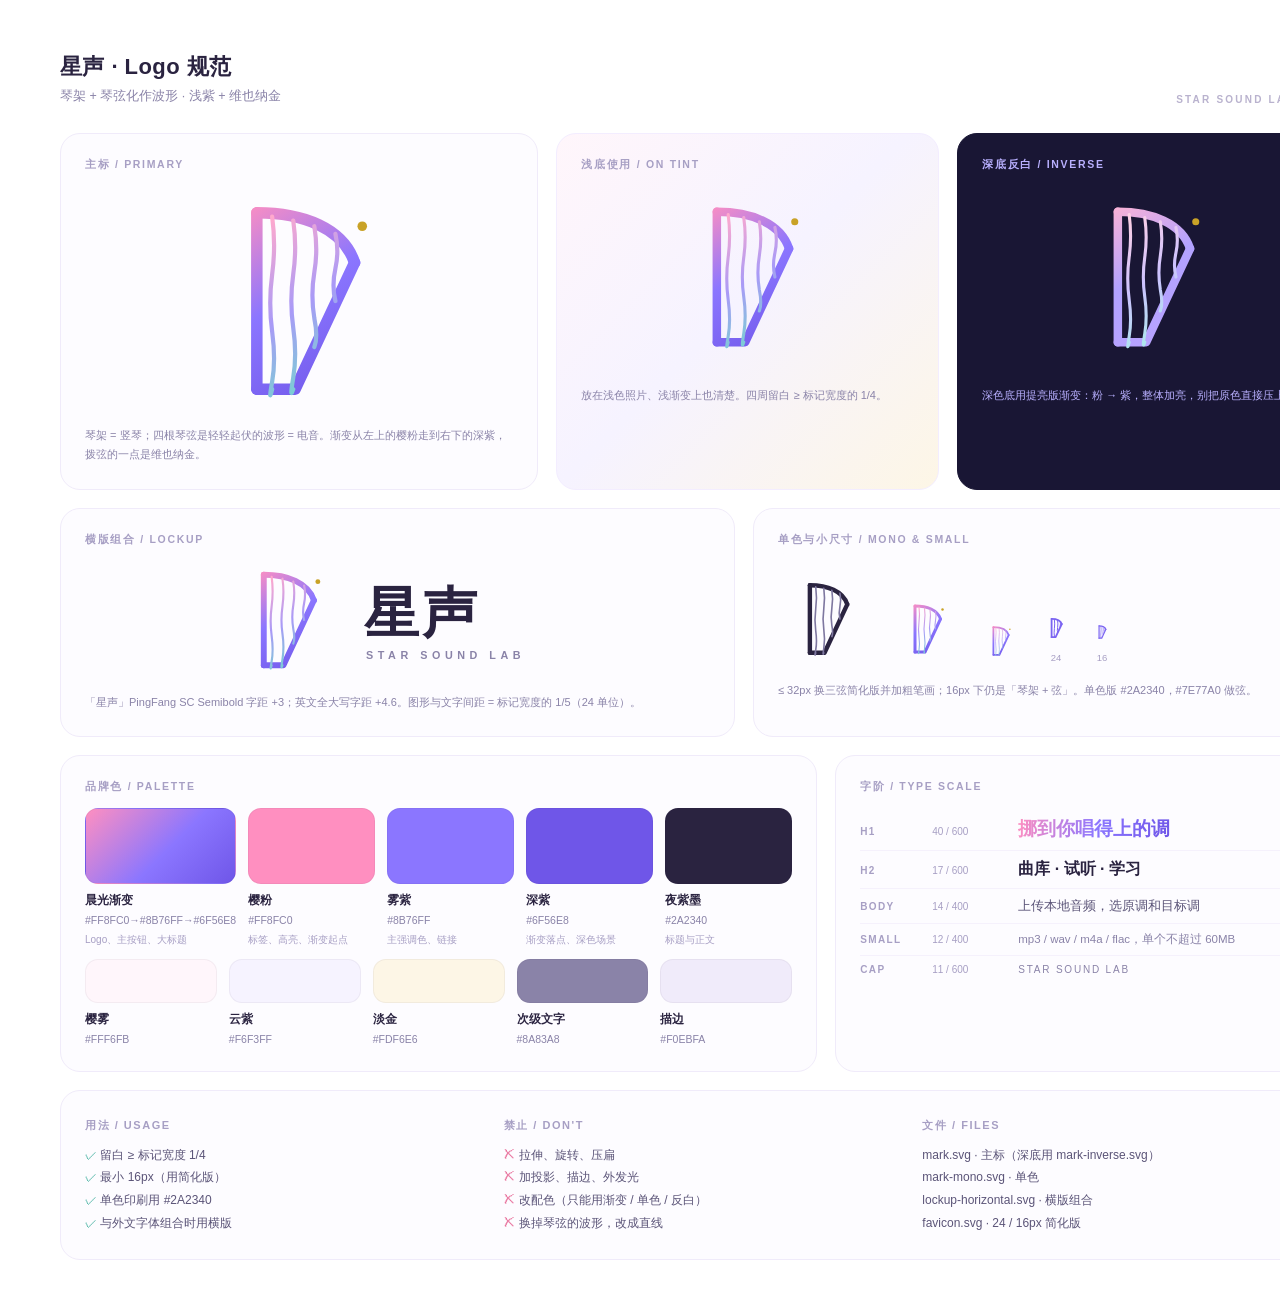
<file: design/brand-sheet.html>
<!DOCTYPE html>
<html lang="zh-CN">
<head>
<meta charset="UTF-8">
<title>星声 · Logo 规范</title>
<style>
  * { box-sizing: border-box; }
  body { margin: 0; width: 1400px; padding: 52px 60px 40px; background: #fff;
    font-family: -apple-system, "PingFang SC", "Hiragino Sans GB", sans-serif; color: #2A2340;
    -webkit-font-smoothing: antialiased; }
  .top { display: flex; justify-content: space-between; align-items: flex-end; margin-bottom: 28px; }
  .top h1 { font-size: 22px; margin: 0 0 6px; letter-spacing: .02em; }
  .top p { margin: 0; font-size: 12.5px; color: #8A83A8; }
  .tag { font-size: 10px; letter-spacing: .22em; color: #B9B2CE; font-weight: 700; }

  .grid { display: grid; gap: 18px; margin-bottom: 18px; }
  .row1 { grid-template-columns: 1.25fr 1fr 1fr; }
  .row2 { grid-template-columns: 1.15fr 1fr; }
  .row3 { grid-template-columns: 1.5fr 1fr; }

  .card { border-radius: 20px; border: 1px solid #F0EBFA; padding: 24px; background: #FDFCFF; }
  .card.dark { background: #191634; border-color: #191634; color: #fff; }
  .card.tint { background: linear-gradient(135deg, #FFF6FB, #F6F3FF 48%, #FDF6E6); border-color: #F3EDFF; }
  .cap { font-size: 10.5px; letter-spacing: .16em; color: #A79FC4; font-weight: 700; margin-bottom: 14px; }
  .dark .cap { color: #B9B0FF; }
  .note { font-size: 11px; color: #8A83A8; margin: 10px 0 0; line-height: 1.75; }
  .dark .note { color: #B9B0FF; }

  .center { display: grid; place-items: center; }
  .bigmark { width: 230px; height: 230px; }
  .card.tint .center, .card.dark .center { padding: 6px 0 14px; }

  .lock { width: 100%; }

  .scale { display: flex; align-items: flex-end; gap: 26px; padding: 14px 4px 8px; }
  .scale div { text-align: center; }
  .scale span { display: block; font-size: 9.5px; color: #A79FC4; margin-top: 8px; }

  .swatches { display: grid; grid-template-columns: repeat(5, 1fr); gap: 12px; }
  .chip { height: 76px; border-radius: 13px; margin-bottom: 9px; border: 1px solid rgba(42,35,64,.05); }
  .swatches b { font-size: 11.5px; display: block; margin-bottom: 2px; }
  .swatches em { font-style: normal; font-size: 10.5px; color: #8A83A8; font-variant-numeric: tabular-nums; }
  .swatches small { display: block; font-size: 10px; color: #A79FC4; margin-top: 4px; line-height: 1.5; }
  .chips2 { grid-template-columns: repeat(5, 1fr); margin-top: 12px; }
  .chips2 .chip { height: 44px; }

  .type div { display: flex; align-items: baseline; gap: 12px; padding: 8px 0; border-bottom: 1px solid #F5F1FC; }
  .type div:last-child { border: 0; }
  .type .k { width: 60px; font-size: 10px; letter-spacing: .14em; color: #A79FC4; font-weight: 700; flex: none; }
  .type .s { width: 74px; font-size: 10px; color: #A79FC4; flex: none; font-variant-numeric: tabular-nums; }
  .grad { background: linear-gradient(100deg,#FF8FC0,#8B76FF 52%,#6F56E8); -webkit-background-clip: text; background-clip: text; color: transparent; }

  .rules { display: grid; grid-template-columns: repeat(3, 1fr); gap: 26px; font-size: 12px; line-height: 1.9; color: #5B5478; }
  .rules b { color: #2A2340; }
  .rules .h { font-size: 11px; letter-spacing: .14em; color: #A79FC4; font-weight: 700; margin-bottom: 8px; }
  .ok { color: #2FA894; }
  .no { color: #E8749E; }
</style>
</head>
<body>

<div class="top">
  <div>
    <h1>星声 · Logo 规范</h1>
    <p>琴架 + 琴弦化作波形 · 浅紫 + 维也纳金</p>
  </div>
  <div class="tag">STAR SOUND LAB · V1.0</div>
</div>

<div class="grid row1">
  <div class="card">
    <div class="cap">主标 / PRIMARY</div>
    <div class="center"><svg class="bigmark" viewBox="0 0 120 120"><use href="#m"/></svg></div>
    <p class="note">琴架 = 竖琴；四根琴弦是轻轻起伏的波形 = 电音。渐变从左上的樱粉走到右下的深紫，拨弦的一点是维也纳金。</p>
  </div>

  <div class="card tint">
    <div class="cap">浅底使用 / ON TINT</div>
    <div class="center"><svg width="170" height="170" viewBox="0 0 120 120"><use href="#m"/></svg></div>
    <p class="note">放在浅色照片、浅渐变上也清楚。四周留白 ≥ 标记宽度的 1/4。</p>
  </div>

  <div class="card dark">
    <div class="cap">深底反白 / INVERSE</div>
    <div class="center"><svg width="170" height="170" viewBox="0 0 120 120"><use href="#mi"/></svg></div>
    <p class="note">深色底用提亮版渐变：粉 → 紫，整体加亮，别把原色直接压上去。</p>
  </div>
</div>

<div class="grid row2">
  <div class="card">
    <div class="cap">横版组合 / LOCKUP</div>
    <svg class="lock" viewBox="0 0 348 120" width="100%" height="118">
      <use href="#m" x="0" y="0" width="120" height="120"/>
      <text x="140" y="72" font-family="PingFang SC, Hiragino Sans GB, sans-serif" font-size="56" font-weight="600" letter-spacing="3" fill="#2A2340">星声</text>
      <text x="142" y="100" font-family="PingFang SC, Hiragino Sans GB, sans-serif" font-size="11" font-weight="600" letter-spacing="4.6" fill="#8A83A8">STAR SOUND LAB</text>
    </svg>
    <p class="note">「星声」PingFang SC Semibold 字距 +3；英文全大写字距 +4.6。图形与文字间距 = 标记宽度的 1/5（24 单位）。</p>
  </div>

  <div class="card">
    <div class="cap">单色与小尺寸 / MONO &amp; SMALL</div>
    <div class="scale">
      <svg width="88" height="88" viewBox="0 0 120 120"><use href="#mm"/></svg>
      <div><svg width="60" height="60" viewBox="0 0 120 120"><use href="#m"/></svg></div>
      <div><svg width="36" height="36" viewBox="0 0 120 120"><use href="#m"/></svg></div>
      <div><svg width="24" height="24" viewBox="0 0 120 120"><use href="#fav"/></svg><span>24</span></div>
      <div><svg width="16" height="16" viewBox="0 0 120 120"><use href="#fav"/></svg><span>16</span></div>
    </div>
    <p class="note">≤ 32px 换三弦简化版并加粗笔画；16px 下仍是「琴架 + 弦」。单色版 #2A2340，#7E77A0 做弦。</p>
  </div>
</div>

<div class="grid row3">
  <div class="card">
    <div class="cap">品牌色 / PALETTE</div>
    <div class="swatches">
      <div><div class="chip" style="background:linear-gradient(135deg,#FF8FC0,#8B76FF 55%,#6F56E8)"></div>
        <b>晨光渐变</b><em>#FF8FC0→#8B76FF→#6F56E8</em><small>Logo、主按钮、大标题</small></div>
      <div><div class="chip" style="background:#FF8FC0"></div>
        <b>樱粉</b><em>#FF8FC0</em><small>标签、高亮、渐变起点</small></div>
      <div><div class="chip" style="background:#8B76FF"></div>
        <b>雾紫</b><em>#8B76FF</em><small>主强调色、链接</small></div>
      <div><div class="chip" style="background:#6F56E8"></div>
        <b>深紫</b><em>#6F56E8</em><small>渐变落点、深色场景</small></div>
      <div><div class="chip" style="background:#2A2340"></div>
        <b>夜紫墨</b><em>#2A2340</em><small>标题与正文</small></div>
    </div>
    <div class="swatches chips2">
      <div><div class="chip" style="background:#FFF6FB"></div><b>樱雾</b><em>#FFF6FB</em></div>
      <div><div class="chip" style="background:#F6F3FF"></div><b>云紫</b><em>#F6F3FF</em></div>
      <div><div class="chip" style="background:#FDF6E6"></div><b>淡金</b><em>#FDF6E6</em></div>
      <div><div class="chip" style="background:#8A83A8"></div><b>次级文字</b><em>#8A83A8</em></div>
      <div><div class="chip" style="background:#F0EBFA"></div><b>描边</b><em>#F0EBFA</em></div>
    </div>
  </div>

  <div class="card">
    <div class="cap">字阶 / TYPE SCALE</div>
    <div class="type">
      <div><span class="k">H1</span><span class="s">40 / 600</span><span class="grad" style="font-size:19px;font-weight:600">挪到你唱得上的调</span></div>
      <div><span class="k">H2</span><span class="s">17 / 600</span><span style="font-size:16px;font-weight:600">曲库 · 试听 · 学习</span></div>
      <div><span class="k">BODY</span><span class="s">14 / 400</span><span style="font-size:13px;color:#5B5478">上传本地音频，选原调和目标调</span></div>
      <div><span class="k">SMALL</span><span class="s">12 / 400</span><span style="font-size:11.5px;color:#8A83A8">mp3 / wav / m4a / flac，单个不超过 60MB</span></div>
      <div><span class="k">CAP</span><span class="s">11 / 600</span><span style="font-size:10px;letter-spacing:.18em;color:#8A83A8">STAR SOUND LAB</span></div>
    </div>
  </div>
</div>

<div class="card">
  <div class="rules">
    <div>
      <div class="h">用法 / USAGE</div>
      <span class="ok">✓</span> 留白 ≥ 标记宽度 1/4<br>
      <span class="ok">✓</span> 最小 16px（用简化版）<br>
      <span class="ok">✓</span> 单色印刷用 #2A2340<br>
      <span class="ok">✓</span> 与外文字体组合时用横版
    </div>
    <div>
      <div class="h">禁止 / DON'T</div>
      <span class="no">✗</span> 拉伸、旋转、压扁<br>
      <span class="no">✗</span> 加投影、描边、外发光<br>
      <span class="no">✗</span> 改配色（只能用渐变 / 单色 / 反白）<br>
      <span class="no">✗</span> 换掉琴弦的波形，改成直线
    </div>
    <div>
      <div class="h">文件 / FILES</div>
      mark.svg · 主标（深底用 mark-inverse.svg）<br>
      mark-mono.svg · 单色<br>
      lockup-horizontal.svg · 横版组合<br>
      favicon.svg · 24 / 16px 简化版
    </div>
  </div>
</div>

<svg width="0" height="0" style="position:absolute">
  <defs>
    <linearGradient id="f2" x1="30" y1="10" x2="92" y2="110" gradientUnits="userSpaceOnUse">
      <stop offset="0" stop-color="#FF8FC0"/><stop offset="0.46" stop-color="#8B76FF"/><stop offset="1" stop-color="#6F56E8"/>
    </linearGradient>
    <linearGradient id="s2" x1="40" y1="20" x2="90" y2="100" gradientUnits="userSpaceOnUse">
      <stop offset="0" stop-color="#FFA9CD"/><stop offset="0.5" stop-color="#A99AF7"/><stop offset="1" stop-color="#6FDCCB"/>
    </linearGradient>
    <linearGradient id="fi" x1="30" y1="10" x2="92" y2="110" gradientUnits="userSpaceOnUse">
      <stop offset="0" stop-color="#FFB3D3"/><stop offset="0.46" stop-color="#B2A2FF"/><stop offset="1" stop-color="#B9A3FF"/>
    </linearGradient>
    <linearGradient id="si" x1="40" y1="20" x2="90" y2="100" gradientUnits="userSpaceOnUse">
      <stop offset="0" stop-color="#FFD0E4"/><stop offset="0.5" stop-color="#CCC2FF"/><stop offset="1" stop-color="#A4F2E8"/>
    </linearGradient>

    <symbol id="m" viewBox="0 0 120 120">
      <g fill="none" stroke-linecap="round" stroke-linejoin="round">
        <path d="M38 14 V106" stroke="url(#f2)" stroke-width="6"/>
        <path d="M38 14 C62 14 83 22 89 40" stroke="url(#f2)" stroke-width="6"/>
        <path d="M89 40 L58 106 H38" stroke="url(#f2)" stroke-width="6"/>
        <path d="M46 16 q2 15 0 30 q-2 15 0 30 q2 15 0 26 q-2 12 0 4" stroke="url(#s2)" stroke-width="2.2"/>
        <path d="M57 18 q2 14 0 28 q-2 14 0 28 q2 14 0 26 q-2 12 0 6" stroke="url(#s2)" stroke-width="2.2"/>
        <path d="M68 21 q2 12 0 24 q-2 12 0 24 q2 10 0 15" stroke="url(#s2)" stroke-width="2.2"/>
        <path d="M79 25 q2 9 0 18 q-2 9 0 17" stroke="url(#s2)" stroke-width="2.2"/>
        <circle cx="93" cy="21" r="2.5" fill="#C9A227"/>
      </g>
    </symbol>
    <symbol id="mi" viewBox="0 0 120 120">
      <g fill="none" stroke-linecap="round" stroke-linejoin="round">
        <path d="M38 14 V106" stroke="url(#fi)" stroke-width="6"/>
        <path d="M38 14 C62 14 83 22 89 40" stroke="url(#fi)" stroke-width="6"/>
        <path d="M89 40 L58 106 H38" stroke="url(#fi)" stroke-width="6"/>
        <path d="M46 16 q2 15 0 30 q-2 15 0 30 q2 15 0 26 q-2 12 0 4" stroke="url(#si)" stroke-width="2.2"/>
        <path d="M57 18 q2 14 0 28 q-2 14 0 28 q2 14 0 26 q-2 12 0 6" stroke="url(#si)" stroke-width="2.2"/>
        <path d="M68 21 q2 12 0 24 q-2 12 0 24 q2 10 0 15" stroke="url(#si)" stroke-width="2.2"/>
        <path d="M79 25 q2 9 0 18 q-2 9 0 17" stroke="url(#si)" stroke-width="2.2"/>
        <circle cx="93" cy="21" r="2.5" fill="#C9A227"/>
      </g>
    </symbol>
    <symbol id="mm" viewBox="0 0 120 120">
      <g fill="none" stroke-linecap="round" stroke-linejoin="round">
        <path d="M38 14 V106" stroke="#2A2340" stroke-width="6"/>
        <path d="M38 14 C62 14 83 22 89 40" stroke="#2A2340" stroke-width="6"/>
        <path d="M89 40 L58 106 H38" stroke="#2A2340" stroke-width="6"/>
        <path d="M46 16 q2 15 0 30 q-2 15 0 30 q2 15 0 26 q-2 12 0 4" stroke="#7E77A0" stroke-width="2.2"/>
        <path d="M57 18 q2 14 0 28 q-2 14 0 28 q2 14 0 26 q-2 12 0 6" stroke="#7E77A0" stroke-width="2.2"/>
        <path d="M68 21 q2 12 0 24 q-2 12 0 24 q2 10 0 15" stroke="#7E77A0" stroke-width="2.2"/>
        <path d="M79 25 q2 9 0 18 q-2 9 0 17" stroke="#7E77A0" stroke-width="2.2"/>
      </g>
    </symbol>
    <symbol id="fav" viewBox="0 0 120 120">
      <g fill="none" stroke-linecap="round" stroke-linejoin="round">
        <path d="M38 14 V106" stroke="#7B64F2" stroke-width="9"/>
        <path d="M38 14 C62 14 83 22 89 40" stroke="#7B64F2" stroke-width="9"/>
        <path d="M89 40 L58 106 H38" stroke="#7B64F2" stroke-width="9"/>
        <path d="M52 18 q3 22 0 44 q-3 22 0 42" stroke="#7B64F2" stroke-width="5"/>
        <path d="M68 22 q3 18 0 36 q-3 18 0 22" stroke="#7B64F2" stroke-width="5"/>
        <path d="M81 27 q3 12 0 24" stroke="#7B64F2" stroke-width="5"/>
      </g>
    </symbol>
  </defs>
</svg>

</body>
</html>
</file>
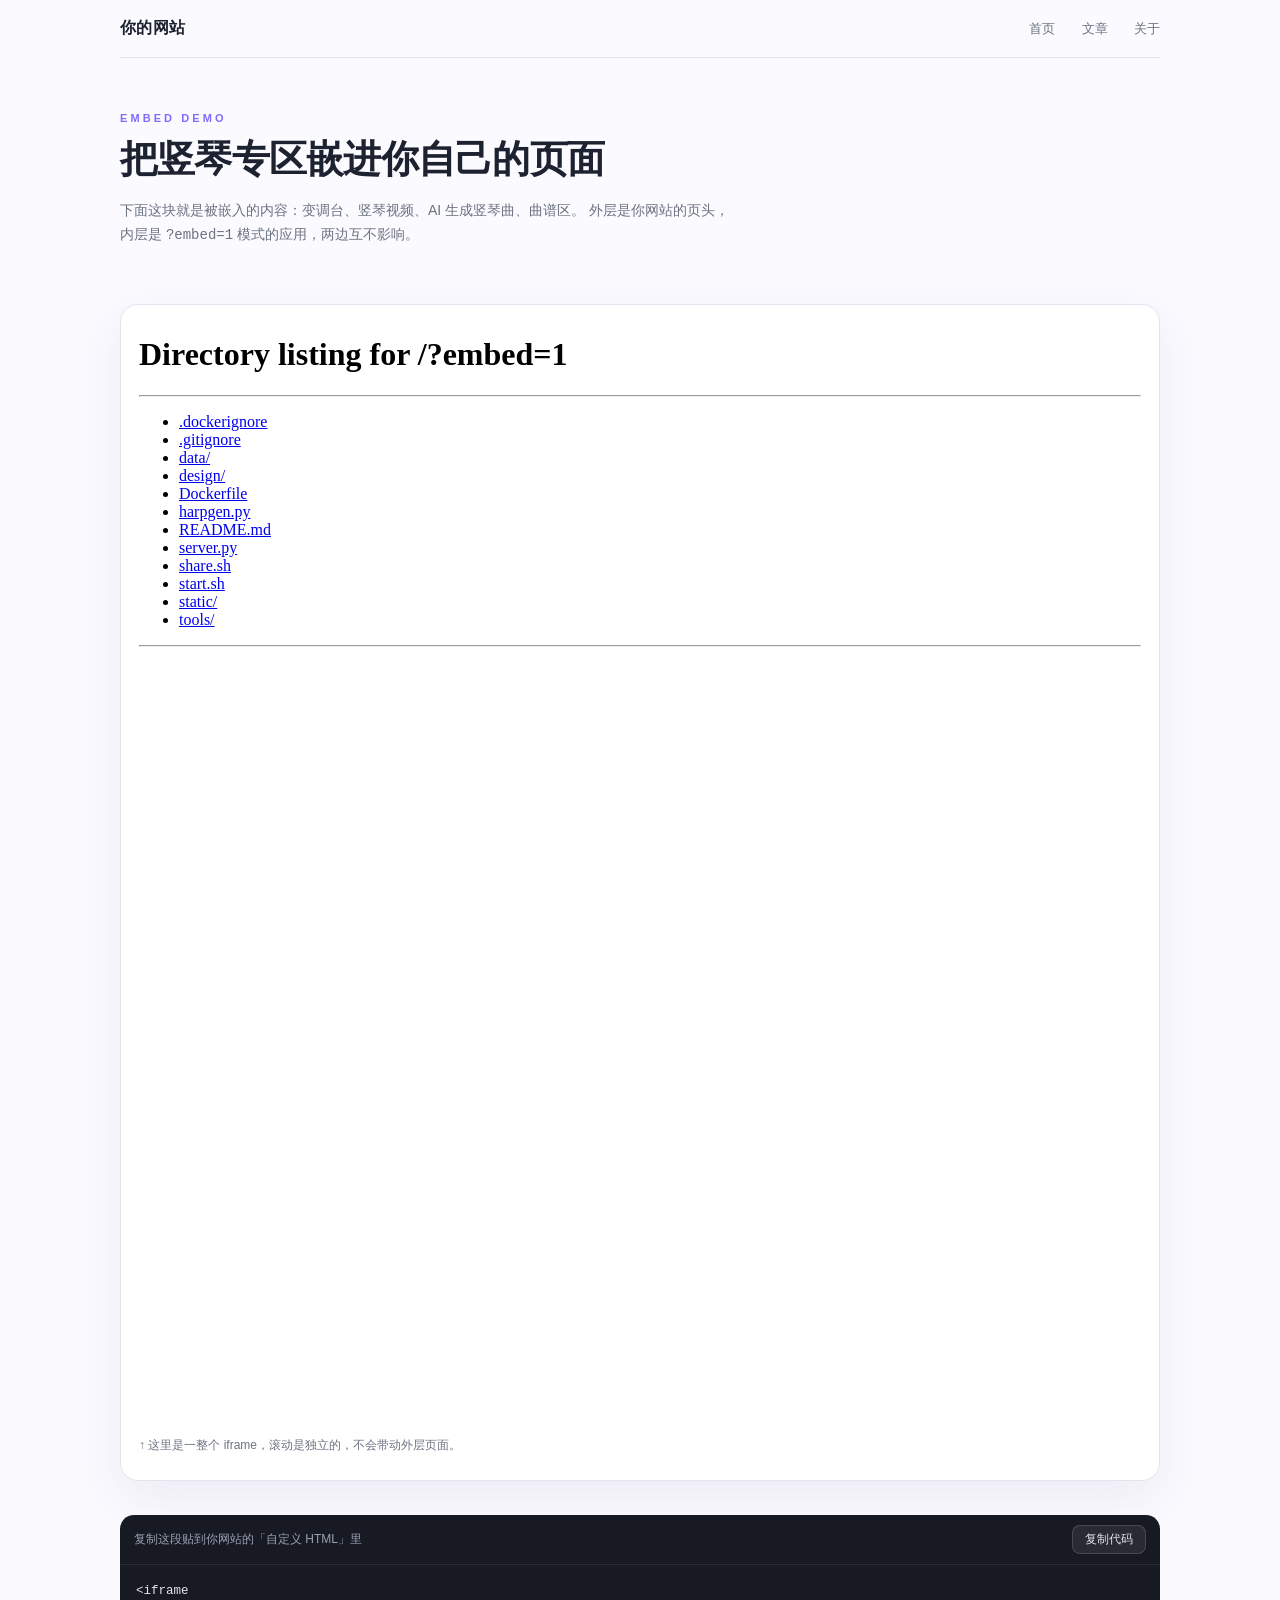
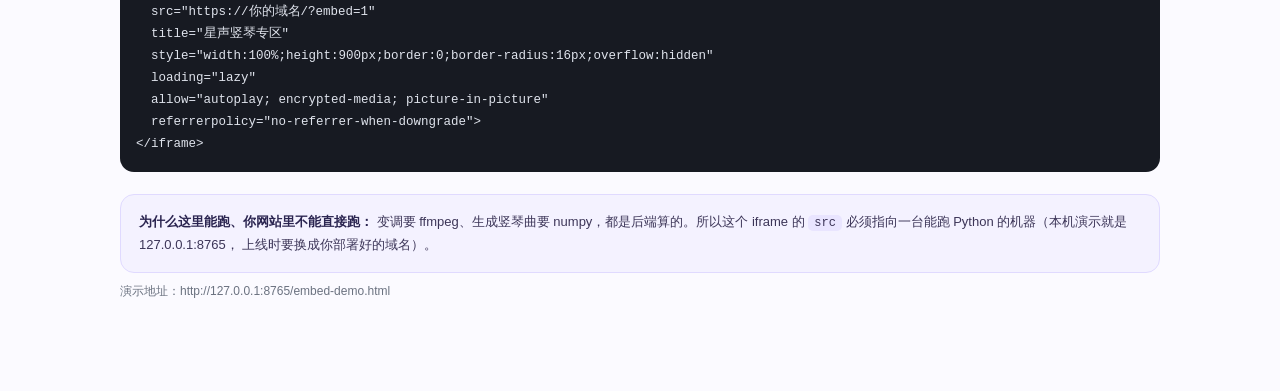
<file: static/embed-demo.html>
<!DOCTYPE html>
<html lang="zh-CN">
<head>
  <meta charset="UTF-8" />
  <meta name="viewport" content="width=device-width, initial-scale=1.0" />
  <title>嵌入示例 · 把竖琴专区放进你自己的网页</title>
  <style>
    /* 这一页故意写成“别人的网站”的样子，用来演示 iframe 嵌进来的效果 */
    :root {
      --ink: #1d2230;
      --ink2: #6b7280;
      --line: #e6e3ee;
      --accent: #7c6cff;
      --bg: #fbfaff;
    }
    * { box-sizing: border-box; }
    body {
      margin: 0;
      background: var(--bg);
      color: var(--ink);
      font-family: -apple-system, "PingFang SC", "Hiragino Sans GB", "Microsoft YaHei", sans-serif;
      -webkit-font-smoothing: antialiased;
    }
    .wrap { max-width: 1080px; margin: 0 auto; padding: 0 20px 80px; }

    /* 假装这是一个已有网站的头 */
    .site-nav {
      display: flex; align-items: center; justify-content: space-between;
      padding: 18px 0; border-bottom: 1px solid var(--line);
    }
    .site-logo { font-weight: 700; letter-spacing: 0.02em; }
    .site-nav nav a {
      color: var(--ink2); text-decoration: none; font-size: 13px; margin-left: 22px;
    }
    .site-nav nav a:hover { color: var(--accent); }

    .intro { padding: 54px 0 30px; }
    .intro p.kicker {
      font-size: 11px; letter-spacing: 0.28em; color: var(--accent);
      text-transform: uppercase; margin: 0 0 12px; font-weight: 600;
    }
    .intro h1 {
      font-size: clamp(26px, 4vw, 38px); line-height: 1.25; margin: 0 0 14px;
      letter-spacing: -0.02em;
    }
    .intro p.lead { color: var(--ink2); line-height: 1.75; margin: 0; max-width: 620px; font-size: 14px; }

    .embed-slot {
      background: #fff;
      border: 1px solid var(--line);
      border-radius: 18px;
      padding: 10px;
      margin-top: 26px;
      box-shadow: 0 18px 50px rgba(80, 70, 120, 0.08);
    }
    .embed-slot iframe {
      width: 100%;
      height: 1100px;
      border: 0;
      border-radius: 12px;
      display: block;
      background: #fff;
    }
    .slot-caption {
      font-size: 12px; color: var(--ink2);
      padding: 10px 8px 4px;
    }

    .code-block {
      margin-top: 34px;
      background: #171a22;
      color: #dfe3ec;
      border-radius: 14px;
      overflow: hidden;
    }
    .code-head {
      display: flex; align-items: center; justify-content: space-between;
      padding: 10px 14px; font-size: 12px; color: #98a1b3;
      border-bottom: 1px solid rgba(255, 255, 255, 0.08);
    }
    .code-head button {
      background: rgba(255, 255, 255, 0.08); color: #dfe3ec;
      border: 1px solid rgba(255, 255, 255, 0.14);
      border-radius: 8px; padding: 5px 12px; font-size: 12px; cursor: pointer;
      font-family: inherit;
    }
    .code-head button:hover { background: rgba(255, 255, 255, 0.16); }
    pre {
      margin: 0; padding: 16px; overflow-x: auto;
      font-size: 12.5px; line-height: 1.75;
      font-family: ui-monospace, SFMono-Regular, Menlo, monospace;
    }

    .note {
      margin-top: 22px; padding: 16px 18px;
      background: #f4f2ff; border: 1px solid #e0daff; border-radius: 14px;
      font-size: 13px; line-height: 1.75; color: #3c3558;
    }
    .note b { color: #2a2450; }
    .note code {
      background: #e9e5ff; padding: 1px 6px; border-radius: 5px; font-size: 12px;
    }
    .muted { color: var(--ink2); font-size: 12px; margin-top: 10px; }
  </style>
</head>
<body>
  <div class="wrap">
    <!-- 这一段是在“模拟你的网站” -->
    <header class="site-nav">
      <div class="site-logo">你的网站</div>
      <nav>
        <a href="#">首页</a>
        <a href="#">文章</a>
        <a href="#">关于</a>
      </nav>
    </header>

    <section class="intro">
      <p class="kicker">Embed Demo</p>
      <h1>把竖琴专区嵌进你自己的页面</h1>
      <p class="lead">
        下面这块就是被嵌入的内容：变调台、竖琴视频、AI 生成竖琴曲、曲谱区。
        外层是你网站的页头，内层是 <code>?embed=1</code> 模式的应用，两边互不影响。
      </p>
    </section>

    <div class="embed-slot">
      <iframe
        src="/?embed=1"
        title="星声竖琴专区"
        allow="autoplay; encrypted-media; picture-in-picture"
        referrerpolicy="no-referrer-when-downgrade"></iframe>
      <p class="slot-caption">↑ 这里是一整个 iframe，滚动是独立的，不会带动外层页面。</p>
    </div>

    <div class="code-block">
      <div class="code-head">
        <span>复制这段贴到你网站的「自定义 HTML」里</span>
        <button id="copyBtn" type="button">复制代码</button>
      </div>
      <pre id="snippet">&lt;iframe
  src="https://你的域名/?embed=1"
  title="星声竖琴专区"
  style="width:100%;height:900px;border:0;border-radius:16px;overflow:hidden"
  loading="lazy"
  allow="autoplay; encrypted-media; picture-in-picture"
  referrerpolicy="no-referrer-when-downgrade"&gt;
&lt;/iframe&gt;</pre>
    </div>

    <div class="note">
      <b>为什么这里能跑、你网站里不能直接跑：</b>
      变调要 ffmpeg、生成竖琴曲要 numpy，都是后端算的。所以这个 iframe 的
      <code>src</code> 必须指向一台能跑 Python 的机器（本机演示就是 127.0.0.1:8765，
      上线时要换成你部署好的域名）。
    </div>
    <p class="muted">演示地址：http://127.0.0.1:8765/embed-demo.html</p>
  </div>

  <script>
    // 复制按钮：直接复制 pre 里的代码
    document.getElementById("copyBtn").addEventListener("click", async () => {
      const code = document.getElementById("snippet").textContent;
      try {
        await navigator.clipboard.writeText(code);
        document.getElementById("copyBtn").textContent = "已复制";
      } catch (e) {
        // 剪贴板不可用（比如非 https）时退化成选中文本
        const range = document.createRange();
        range.selectNodeContents(document.getElementById("snippet"));
        const sel = window.getSelection();
        sel.removeAllRanges();
        sel.addRange(range);
        document.getElementById("copyBtn").textContent = "已选中，按 ⌘C";
      }
      setTimeout(() => (document.getElementById("copyBtn").textContent = "复制代码"), 2200);
    });
  </script>
</body>
</html>
</file>
